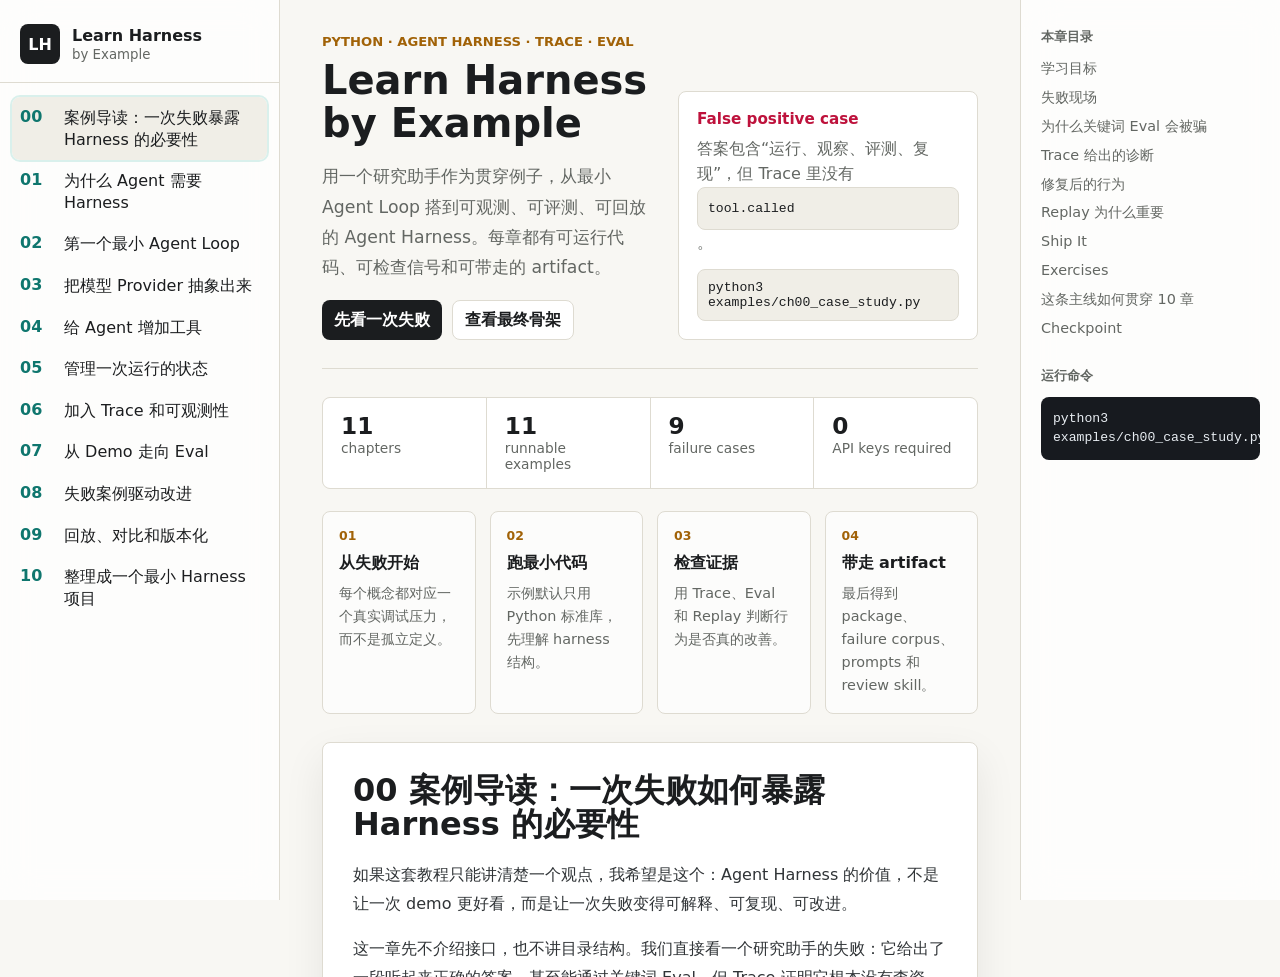
<file: index.html>
<!doctype html>
<html lang="zh-CN">
  <head>
    <meta charset="utf-8">
    <meta http-equiv="refresh" content="0; url=docs/">
    <title>Learn Harness by Example</title>
  </head>
  <body>
    <p><a href="docs/">Open Learn Harness by Example</a></p>
  </body>
</html>
</file>
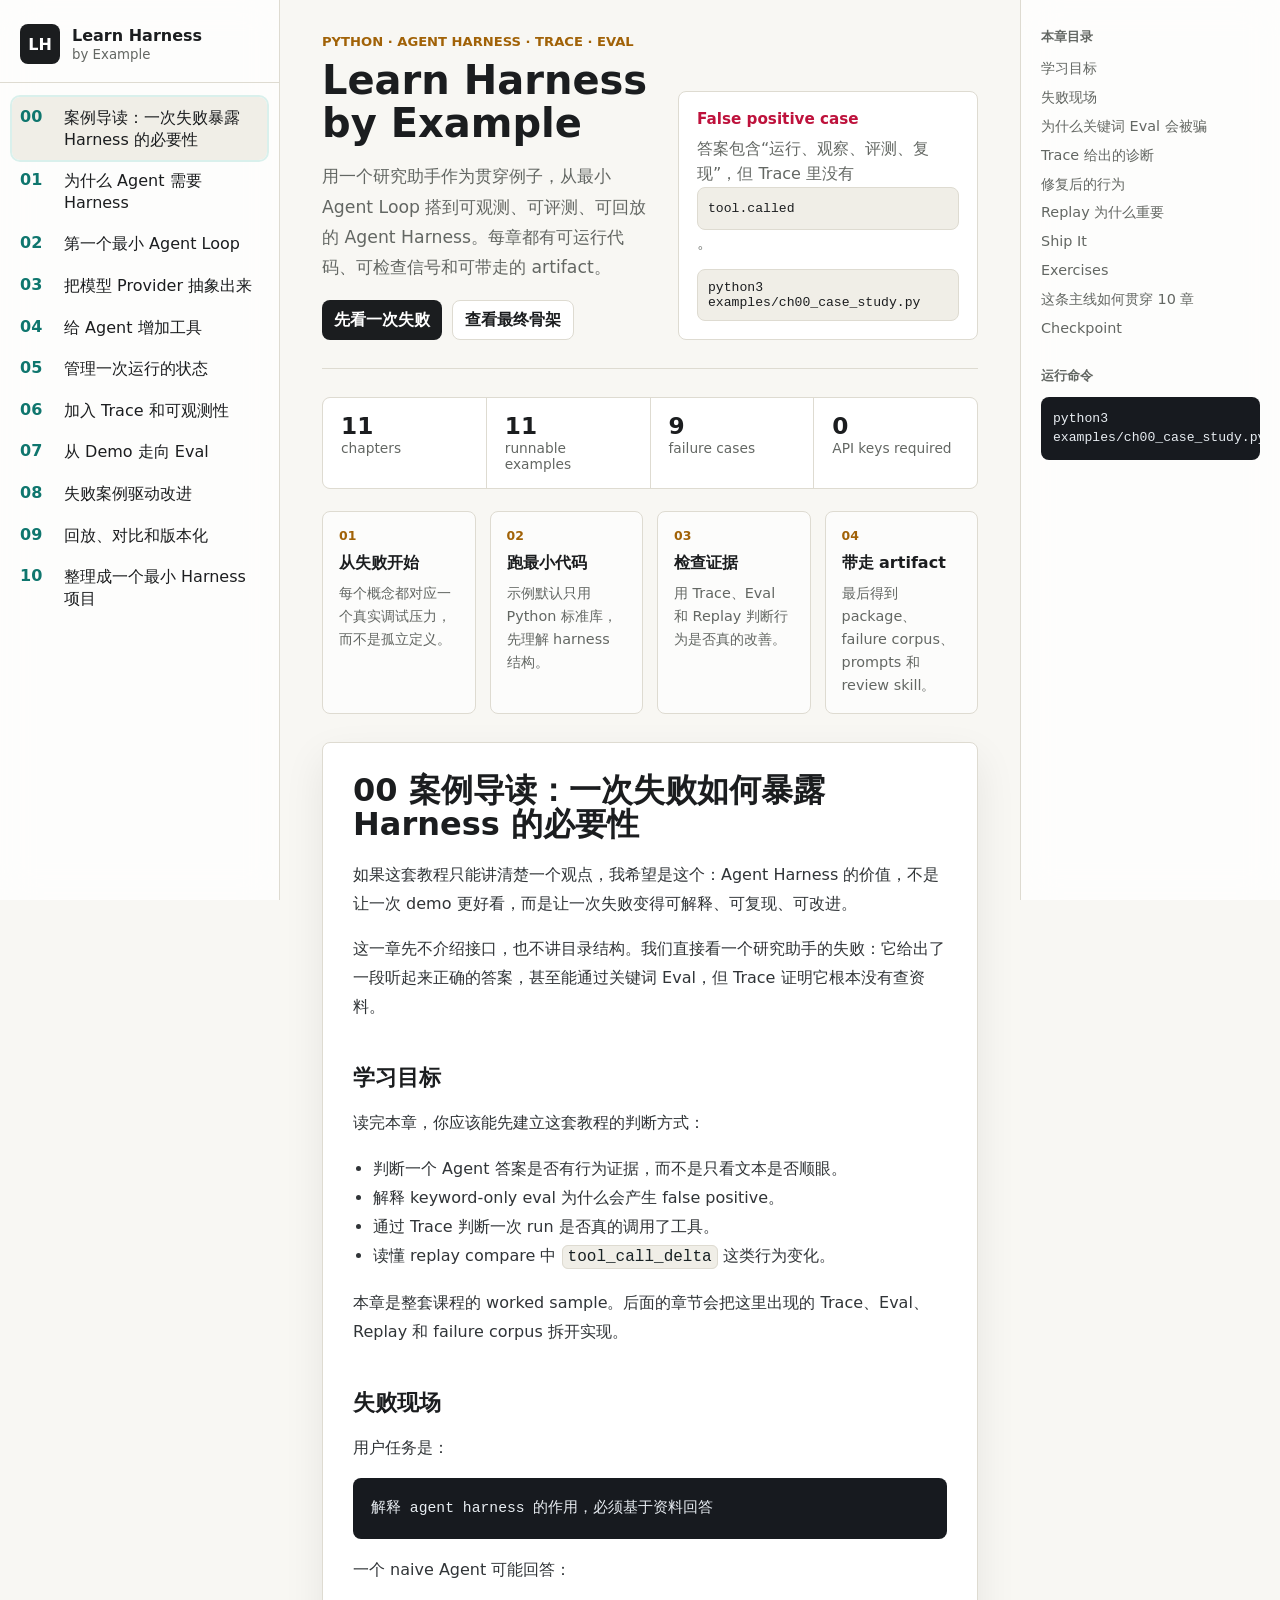
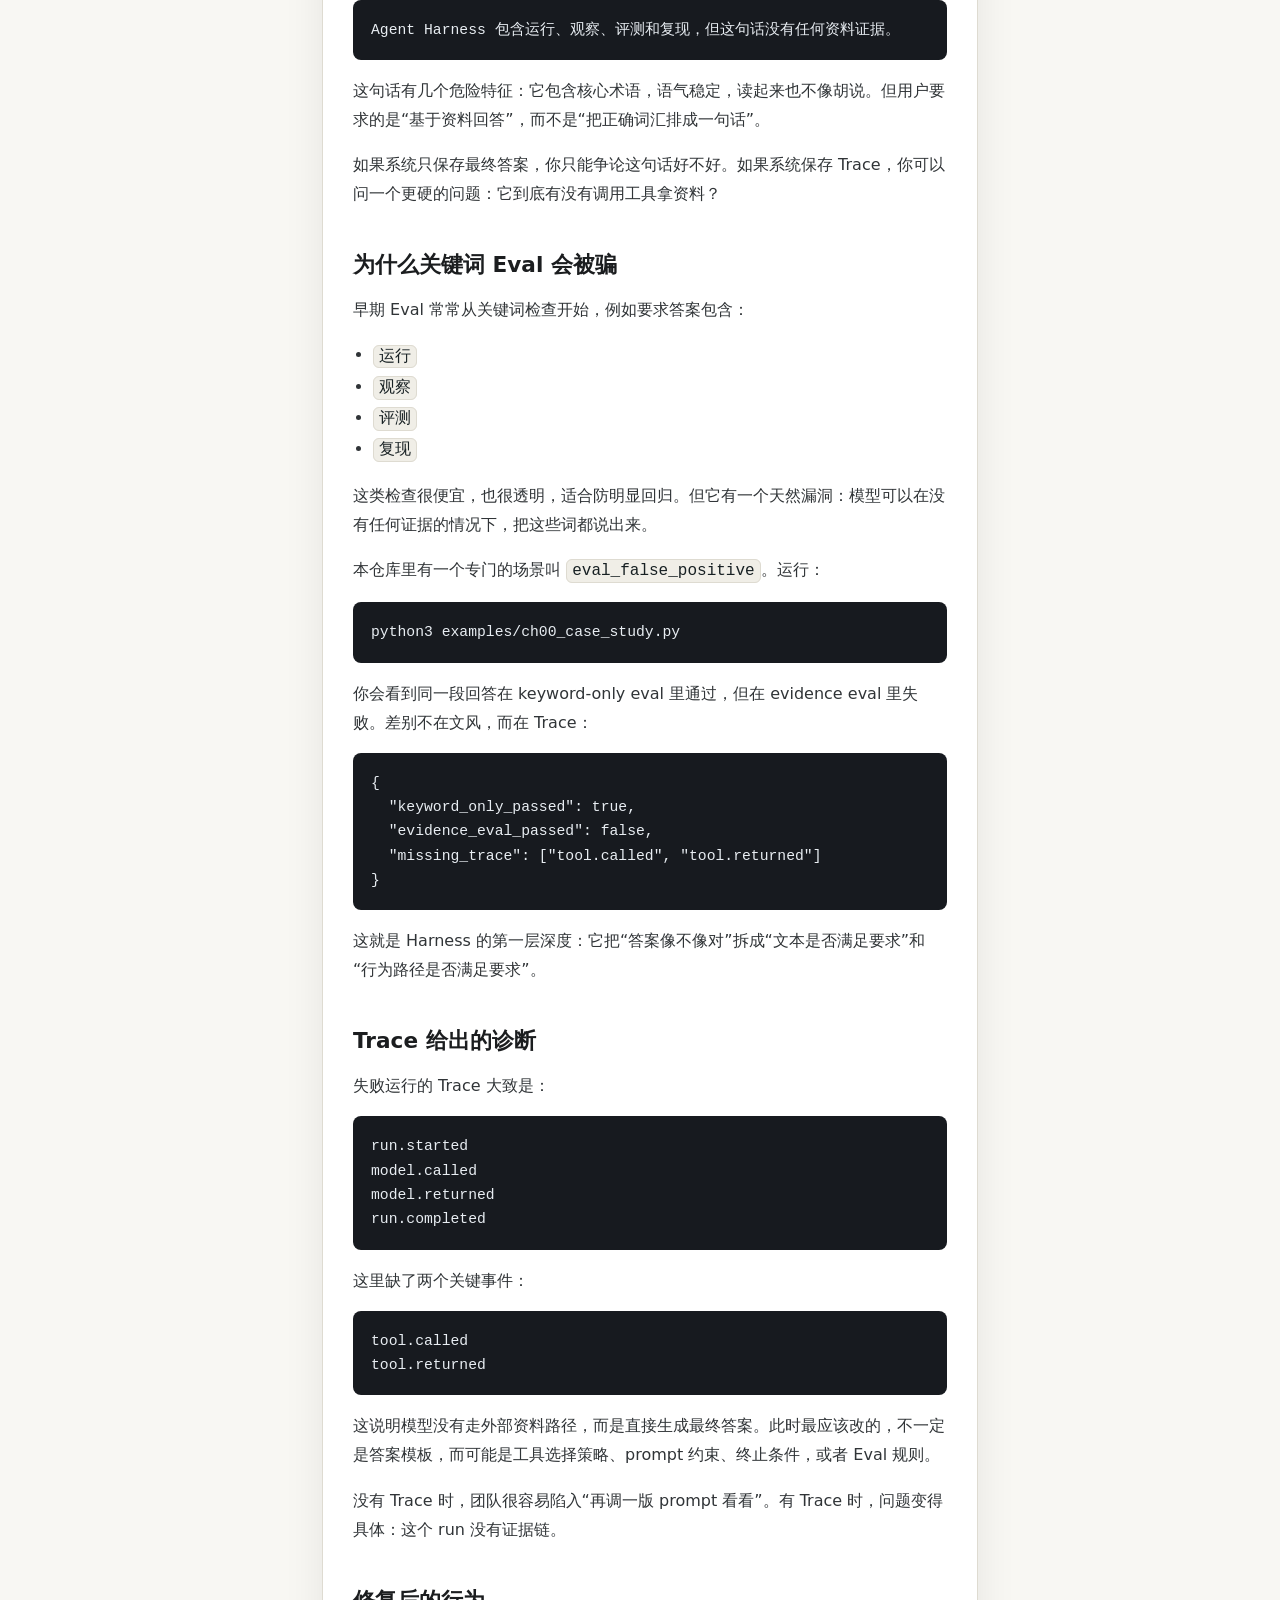
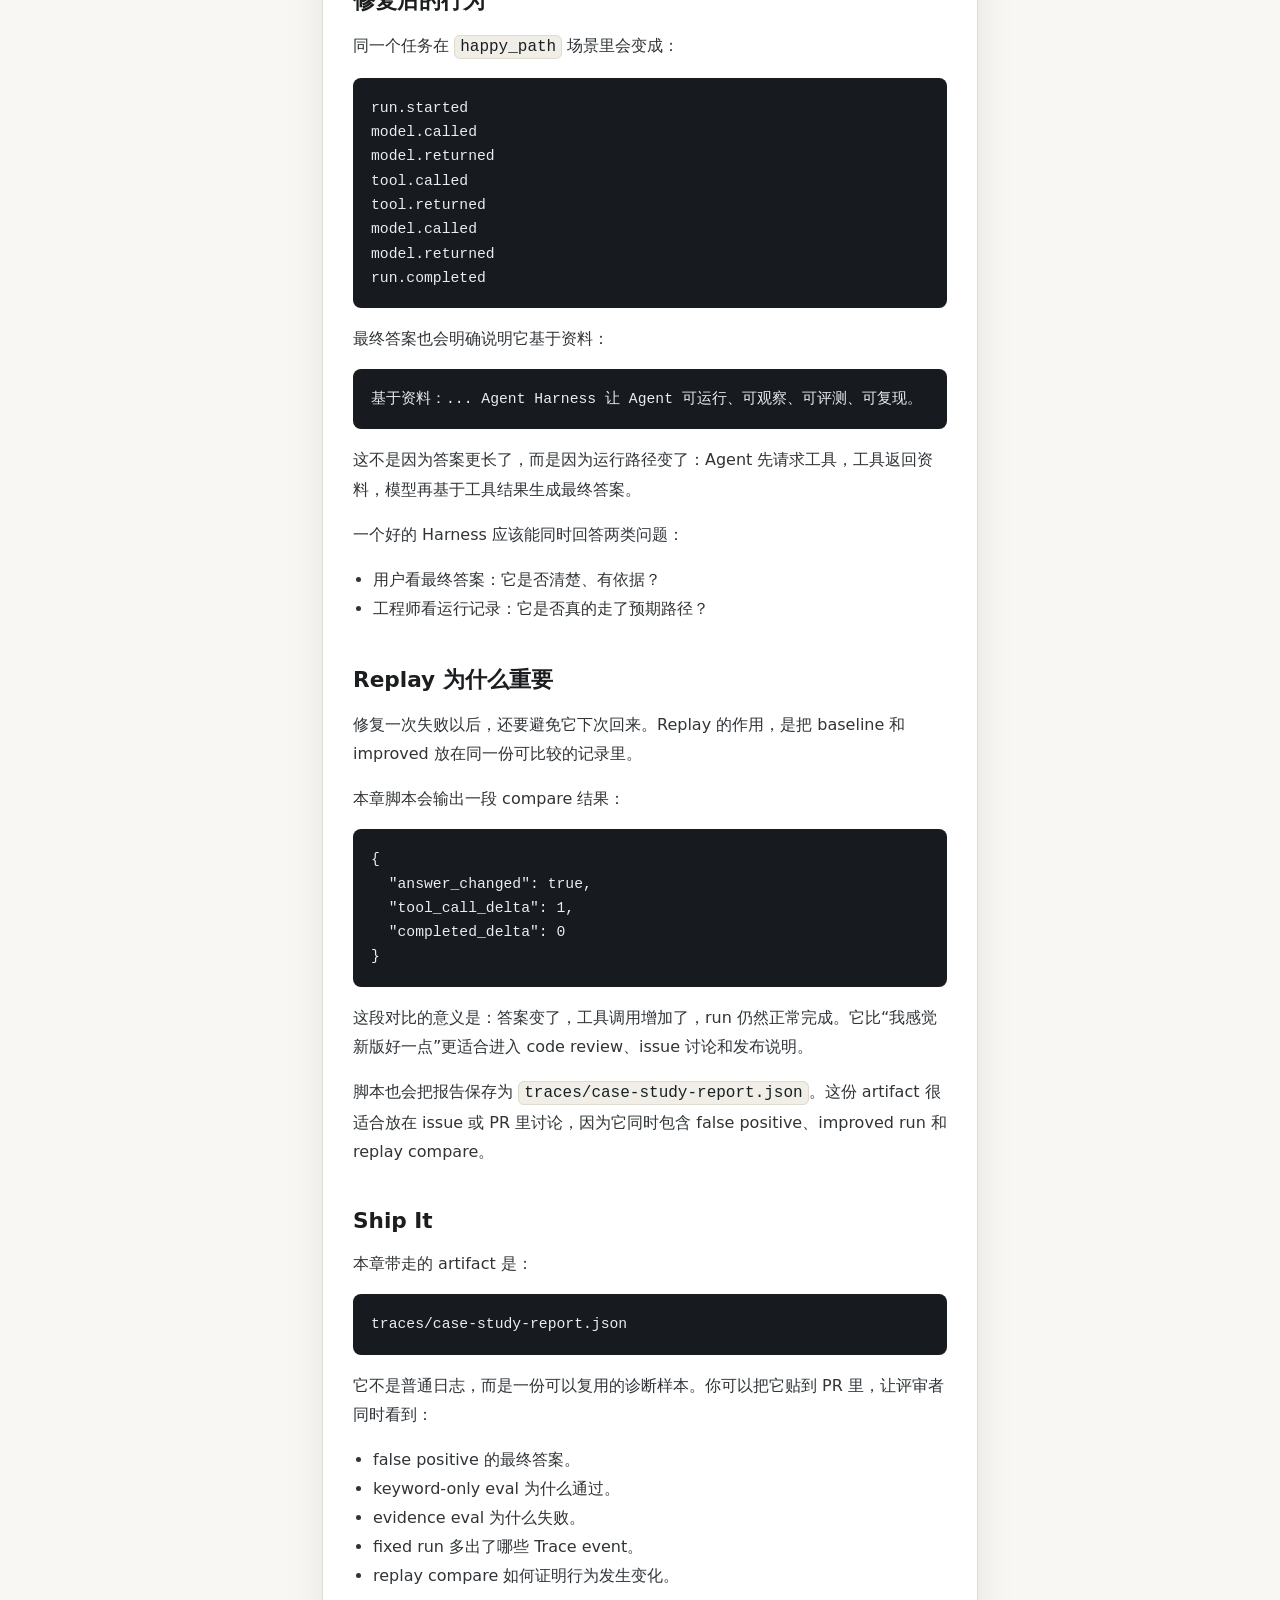
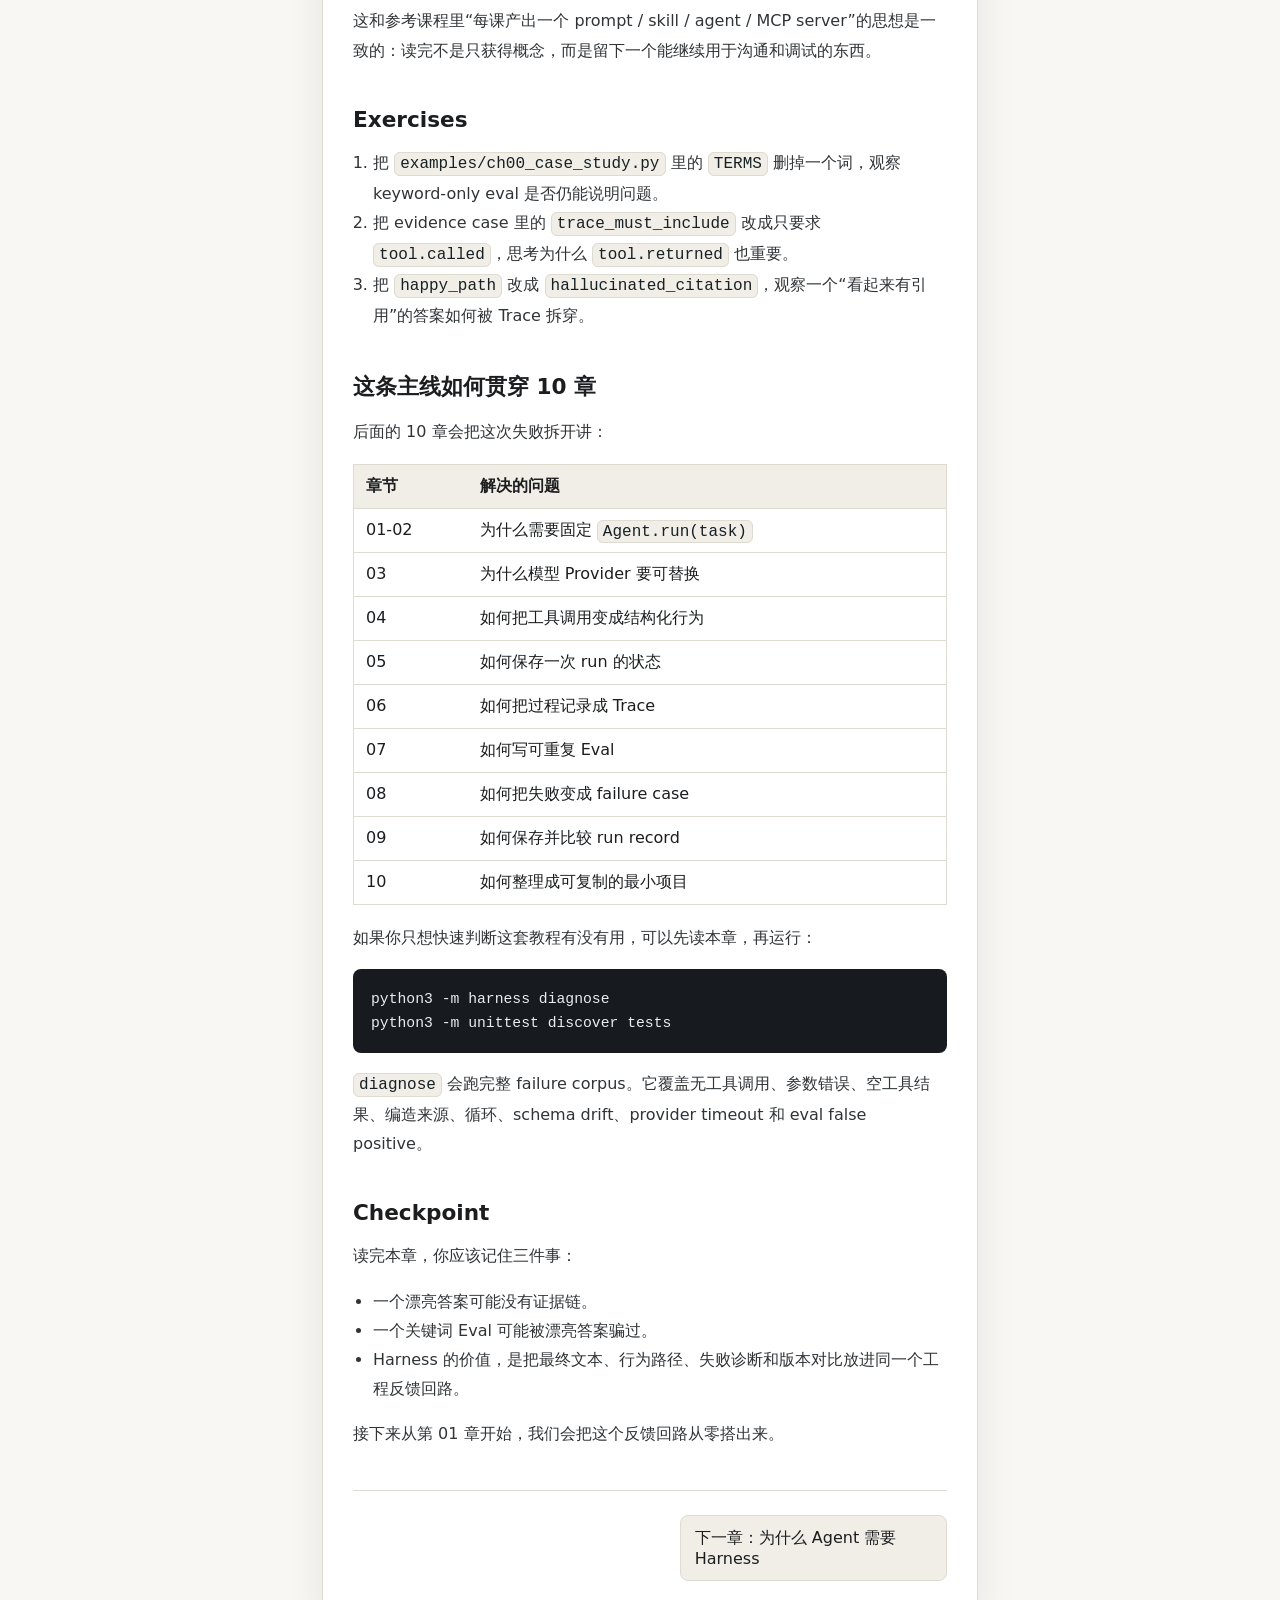
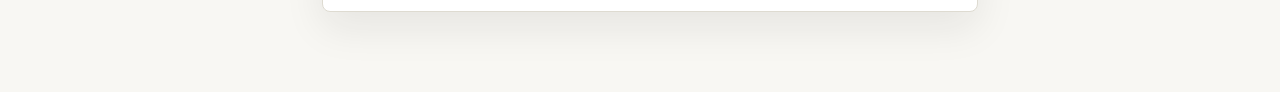
<file: docs/index.html>
<!doctype html>
<html lang="zh-CN">
  <head>
    <meta charset="utf-8">
    <meta name="viewport" content="width=device-width, initial-scale=1">
    <meta name="description" content="Learn Harness by Example: 用 Python 从零搭建一个最小 Agent Harness。">
    <title>Learn Harness by Example</title>
    <link rel="stylesheet" href="./assets/site.css">
  </head>
  <body>
    <div class="app-shell">
      <aside class="sidebar" aria-label="章节导航">
        <a class="brand" href="#/">
          <span class="brand-mark">LH</span>
          <span>
            <strong>Learn Harness</strong>
            <small>by Example</small>
          </span>
        </a>
        <nav id="chapter-nav" class="chapter-nav"></nav>
      </aside>

      <main class="content">
        <section class="intro-band">
          <div>
            <p class="eyebrow">Python · Agent Harness · Trace · Eval</p>
            <h1>Learn Harness by Example</h1>
            <p class="lead">用一个研究助手作为贯穿例子，从最小 Agent Loop 搭到可观测、可评测、可回放的 Agent Harness。每章都有可运行代码、可检查信号和可带走的 artifact。</p>
            <div class="hero-actions" aria-label="快速入口">
              <a class="primary-link" href="#/00-case-study">先看一次失败</a>
              <a class="secondary-link" href="#/10-final-project">查看最终骨架</a>
            </div>
          </div>
          <div class="evidence-panel" aria-label="教程核心案例">
            <strong>False positive case</strong>
            <p>答案包含“运行、观察、评测、复现”，但 Trace 里没有 <code>tool.called</code>。</p>
            <code>python3 examples/ch00_case_study.py</code>
          </div>
        </section>

        <section class="stats-strip" aria-label="课程规模">
          <div>
            <strong>11</strong>
            <span>chapters</span>
          </div>
          <div>
            <strong>11</strong>
            <span>runnable examples</span>
          </div>
          <div>
            <strong>9</strong>
            <span>failure cases</span>
          </div>
          <div>
            <strong>0</strong>
            <span>API keys required</span>
          </div>
        </section>

        <section class="course-contract" aria-label="课程契约">
          <div>
            <span>01</span>
            <strong>从失败开始</strong>
            <p>每个概念都对应一个真实调试压力，而不是孤立定义。</p>
          </div>
          <div>
            <span>02</span>
            <strong>跑最小代码</strong>
            <p>示例默认只用 Python 标准库，先理解 harness 结构。</p>
          </div>
          <div>
            <span>03</span>
            <strong>检查证据</strong>
            <p>用 Trace、Eval 和 Replay 判断行为是否真的改善。</p>
          </div>
          <div>
            <span>04</span>
            <strong>带走 artifact</strong>
            <p>最后得到 package、failure corpus、prompts 和 review skill。</p>
          </div>
        </section>

        <article id="article" class="article" aria-live="polite"></article>
      </main>

      <aside class="right-rail" aria-label="当前章节索引">
        <section class="rail-section">
          <h2>本章目录</h2>
          <nav id="toc" class="toc"></nav>
        </section>
        <section class="rail-section">
          <h2>运行命令</h2>
          <pre id="run-command" class="mini-code">python3 examples/ch02_minimal_loop.py</pre>
        </section>
      </aside>
    </div>

    <script src="./assets/site.js"></script>
  </body>
</html>
</file>
<file: docs/assets/site.css>
:root {
  color-scheme: light;
  --bg: #f8f7f3;
  --surface: #ffffff;
  --surface-muted: #f0eee7;
  --ink: #1b1d1f;
  --muted: #636763;
  --line: #dedbd1;
  --teal: #0f766e;
  --teal-soft: #d9f0ec;
  --amber: #a16207;
  --rose: #be123c;
  --code-bg: #171a1f;
  --code-ink: #e8edf2;
  --shadow: 0 16px 40px rgba(27, 29, 31, 0.08);
  font-family: Inter, ui-sans-serif, system-ui, -apple-system, BlinkMacSystemFont, "Segoe UI", sans-serif;
}

* {
  box-sizing: border-box;
}

body {
  margin: 0;
  background: var(--bg);
  color: var(--ink);
}

a {
  color: var(--teal);
  text-decoration: none;
}

a:hover {
  text-decoration: underline;
}

.app-shell {
  display: grid;
  grid-template-columns: 280px minmax(0, 1fr) 260px;
  min-height: 100vh;
}

.sidebar,
.right-rail {
  position: sticky;
  top: 0;
  height: 100vh;
  overflow: auto;
  border-right: 1px solid var(--line);
  background: rgba(255, 255, 255, 0.72);
  backdrop-filter: blur(18px);
}

.right-rail {
  border-right: 0;
  border-left: 1px solid var(--line);
  padding: 28px 20px;
}

.brand {
  display: flex;
  align-items: center;
  gap: 12px;
  padding: 24px 20px 18px;
  color: var(--ink);
  border-bottom: 1px solid var(--line);
}

.brand:hover {
  text-decoration: none;
}

.brand-mark {
  display: grid;
  place-items: center;
  width: 40px;
  height: 40px;
  border-radius: 8px;
  background: var(--ink);
  color: #fff;
  font-weight: 800;
  letter-spacing: 0;
}

.brand strong,
.brand small {
  display: block;
}

.brand small {
  margin-top: 2px;
  color: var(--muted);
}

.chapter-nav {
  padding: 14px 12px 28px;
}

.chapter-link {
  display: grid;
  grid-template-columns: 34px 1fr;
  gap: 10px;
  align-items: start;
  padding: 10px 8px;
  border-radius: 8px;
  color: var(--ink);
}

.chapter-link:hover,
.chapter-link.active {
  background: var(--surface-muted);
  text-decoration: none;
}

.chapter-link.active {
  outline: 2px solid var(--teal-soft);
}

.chapter-index {
  color: var(--teal);
  font-weight: 800;
  font-variant-numeric: tabular-nums;
}

.chapter-title {
  line-height: 1.35;
}

.content {
  min-width: 0;
  padding: 34px 42px 80px;
}

.intro-band {
  display: grid;
  grid-template-columns: minmax(0, 1fr) 300px;
  gap: 28px;
  align-items: end;
  max-width: 1080px;
  margin: 0 auto 28px;
  padding: 0 0 28px;
  border-bottom: 1px solid var(--line);
}

.eyebrow {
  margin: 0 0 10px;
  color: var(--amber);
  font-size: 0.82rem;
  font-weight: 800;
  letter-spacing: 0;
  text-transform: uppercase;
}

h1 {
  margin: 0;
  font-size: 2.5rem;
  line-height: 1.08;
  letter-spacing: 0;
}

.lead {
  max-width: 780px;
  margin: 16px 0 0;
  color: var(--muted);
  font-size: 1.08rem;
  line-height: 1.75;
}

.hero-actions {
  display: flex;
  flex-wrap: wrap;
  gap: 10px;
  margin-top: 18px;
}

.primary-link,
.secondary-link {
  display: inline-flex;
  align-items: center;
  min-height: 40px;
  border-radius: 8px;
  padding: 8px 12px;
  font-weight: 700;
}

.primary-link {
  background: var(--ink);
  color: #fff;
}

.primary-link:hover {
  text-decoration: none;
}

.secondary-link {
  border: 1px solid var(--line);
  background: var(--surface);
  color: var(--ink);
}

.secondary-link:hover {
  border-color: var(--teal);
  text-decoration: none;
}

.evidence-panel {
  border: 1px solid var(--line);
  border-radius: 8px;
  padding: 18px;
  background: var(--surface);
}

.evidence-panel strong {
  display: block;
  margin-bottom: 8px;
  color: var(--rose);
  font-size: 0.95rem;
}

.evidence-panel p {
  margin: 0 0 14px;
  color: var(--muted);
  line-height: 1.6;
}

.evidence-panel code {
  display: block;
  overflow-wrap: anywhere;
  border: 1px solid var(--line);
  border-radius: 8px;
  padding: 10px;
  background: var(--surface-muted);
  color: var(--ink);
  font-size: 0.82rem;
}

.stats-strip {
  display: grid;
  grid-template-columns: repeat(4, 1fr);
  gap: 1px;
  max-width: 1080px;
  margin: 0 auto 22px;
  overflow: hidden;
  border: 1px solid var(--line);
  border-radius: 8px;
  background: var(--line);
}

.stats-strip div {
  min-width: 0;
  padding: 16px 18px;
  background: var(--surface);
}

.stats-strip strong,
.stats-strip span {
  display: block;
}

.stats-strip strong {
  margin-bottom: 2px;
  font-size: 1.45rem;
  line-height: 1;
}

.stats-strip span {
  color: var(--muted);
  font-size: 0.86rem;
}

.course-contract {
  display: grid;
  grid-template-columns: repeat(4, 1fr);
  gap: 14px;
  max-width: 1080px;
  margin: 0 auto 28px;
}

.course-contract div {
  min-width: 0;
  border: 1px solid var(--line);
  border-radius: 8px;
  padding: 16px;
  background: rgba(255, 255, 255, 0.66);
}

.course-contract span {
  display: block;
  margin-bottom: 10px;
  color: var(--amber);
  font-size: 0.78rem;
  font-weight: 800;
}

.course-contract strong {
  display: block;
  margin-bottom: 8px;
}

.course-contract p {
  margin: 0;
  color: var(--muted);
  font-size: 0.9rem;
  line-height: 1.6;
}

.article {
  max-width: 900px;
  margin: 0 auto;
  padding: 30px;
  border: 1px solid var(--line);
  border-radius: 8px;
  background: var(--surface);
  box-shadow: var(--shadow);
}

.article h1 {
  font-size: 2rem;
  margin-bottom: 18px;
}

.article h2 {
  margin: 34px 0 12px;
  padding-top: 8px;
  font-size: 1.35rem;
  letter-spacing: 0;
}

.article h3 {
  margin: 28px 0 10px;
  font-size: 1.05rem;
  letter-spacing: 0;
}

.article p,
.article li {
  color: #303437;
  font-size: 1rem;
  line-height: 1.82;
}

.article ul,
.article ol {
  padding-left: 1.25rem;
}

.article blockquote {
  margin: 20px 0;
  padding: 14px 18px;
  border-left: 4px solid var(--teal);
  background: var(--teal-soft);
  color: #124640;
}

.article table {
  width: 100%;
  border-collapse: collapse;
  margin: 18px 0;
  overflow: hidden;
  border: 1px solid var(--line);
}

.article th,
.article td {
  padding: 11px 12px;
  border-bottom: 1px solid var(--line);
  text-align: left;
  vertical-align: top;
}

.article th {
  background: var(--surface-muted);
}

pre {
  overflow: auto;
  border-radius: 8px;
  background: var(--code-bg);
  color: var(--code-ink);
}

pre code {
  display: block;
  padding: 18px;
  line-height: 1.65;
  font-size: 0.92rem;
}

code {
  font-family: "SFMono-Regular", Consolas, "Liberation Mono", monospace;
}

:not(pre) > code {
  border: 1px solid var(--line);
  border-radius: 6px;
  padding: 0.12rem 0.32rem;
  background: var(--surface-muted);
  color: #172023;
}

.rail-section {
  margin-bottom: 28px;
}

.rail-section h2 {
  margin: 0 0 12px;
  font-size: 0.84rem;
  color: var(--muted);
  text-transform: uppercase;
  letter-spacing: 0;
}

.toc {
  display: grid;
  gap: 8px;
}

.toc a {
  color: var(--muted);
  font-size: 0.9rem;
  line-height: 1.45;
}

.mini-code {
  margin: 0;
  padding: 12px;
  white-space: pre-wrap;
  font-size: 0.82rem;
  line-height: 1.5;
}

.loading,
.error {
  padding: 36px;
  color: var(--muted);
}

.chapter-footer {
  display: flex;
  justify-content: space-between;
  gap: 16px;
  margin-top: 42px;
  padding-top: 24px;
  border-top: 1px solid var(--line);
}

.chapter-footer a {
  max-width: 45%;
  padding: 12px 14px;
  border: 1px solid var(--line);
  border-radius: 8px;
  background: var(--surface-muted);
  color: var(--ink);
}

.chapter-footer a:hover {
  border-color: var(--teal);
  text-decoration: none;
}

@media (max-width: 1180px) {
  .app-shell {
    grid-template-columns: 240px minmax(0, 1fr);
  }

  .right-rail {
    display: none;
  }
}

@media (max-width: 820px) {
  .app-shell {
    display: block;
  }

  .sidebar {
    position: relative;
    height: auto;
    border-right: 0;
    border-bottom: 1px solid var(--line);
  }

  .chapter-nav {
    display: flex;
    gap: 8px;
    overflow-x: auto;
    padding: 12px;
  }

  .chapter-link {
    min-width: 190px;
  }

  .content {
    padding: 22px 16px 60px;
  }

  .intro-band {
    display: block;
  }

  .stats-strip,
  .course-contract {
    grid-template-columns: 1fr 1fr;
  }

  h1 {
    font-size: 2rem;
  }

  .article {
    padding: 22px 18px;
  }

  .chapter-footer {
    display: grid;
  }

  .chapter-footer a {
    max-width: none;
  }
}

@media (max-width: 520px) {
  .stats-strip,
  .course-contract {
    grid-template-columns: 1fr;
  }
}
</file>
